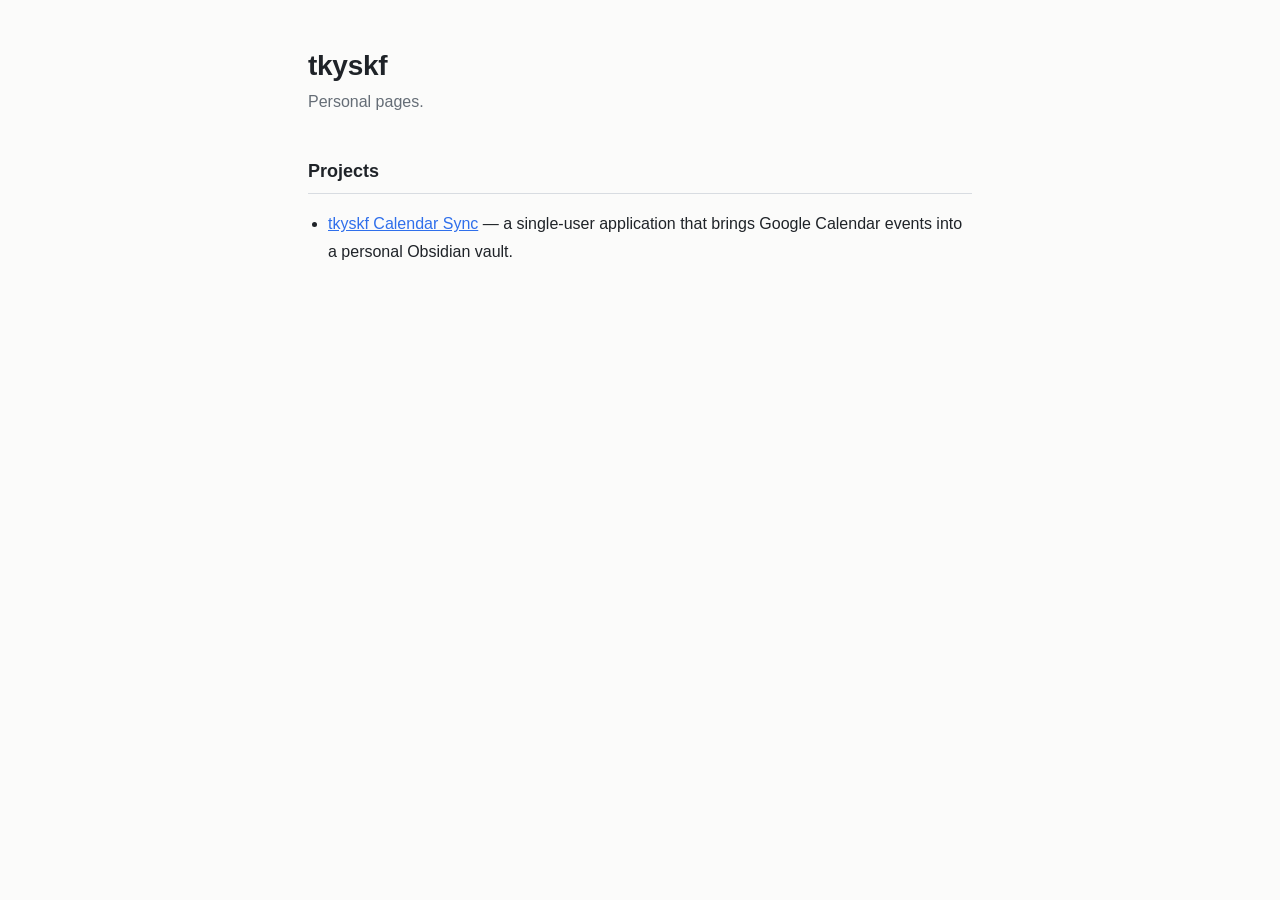
<file: index.html>
<!doctype html>
<html lang="ja">
<head>
<meta charset="utf-8">
<meta name="viewport" content="width=device-width, initial-scale=1">
<title>tkyskf</title>
<link rel="stylesheet" href="./calendar-sync/style.css">
</head>
<body>
<main>
  <h1>tkyskf</h1>
  <p class="lede">Personal pages.</p>
  <h2>Projects</h2>
  <ul>
    <li><a href="./calendar-sync/">tkyskf Calendar Sync</a> — a single-user application that brings Google Calendar events into a personal Obsidian vault.</li>
  </ul>
</main>
</body>
</html>
</file>
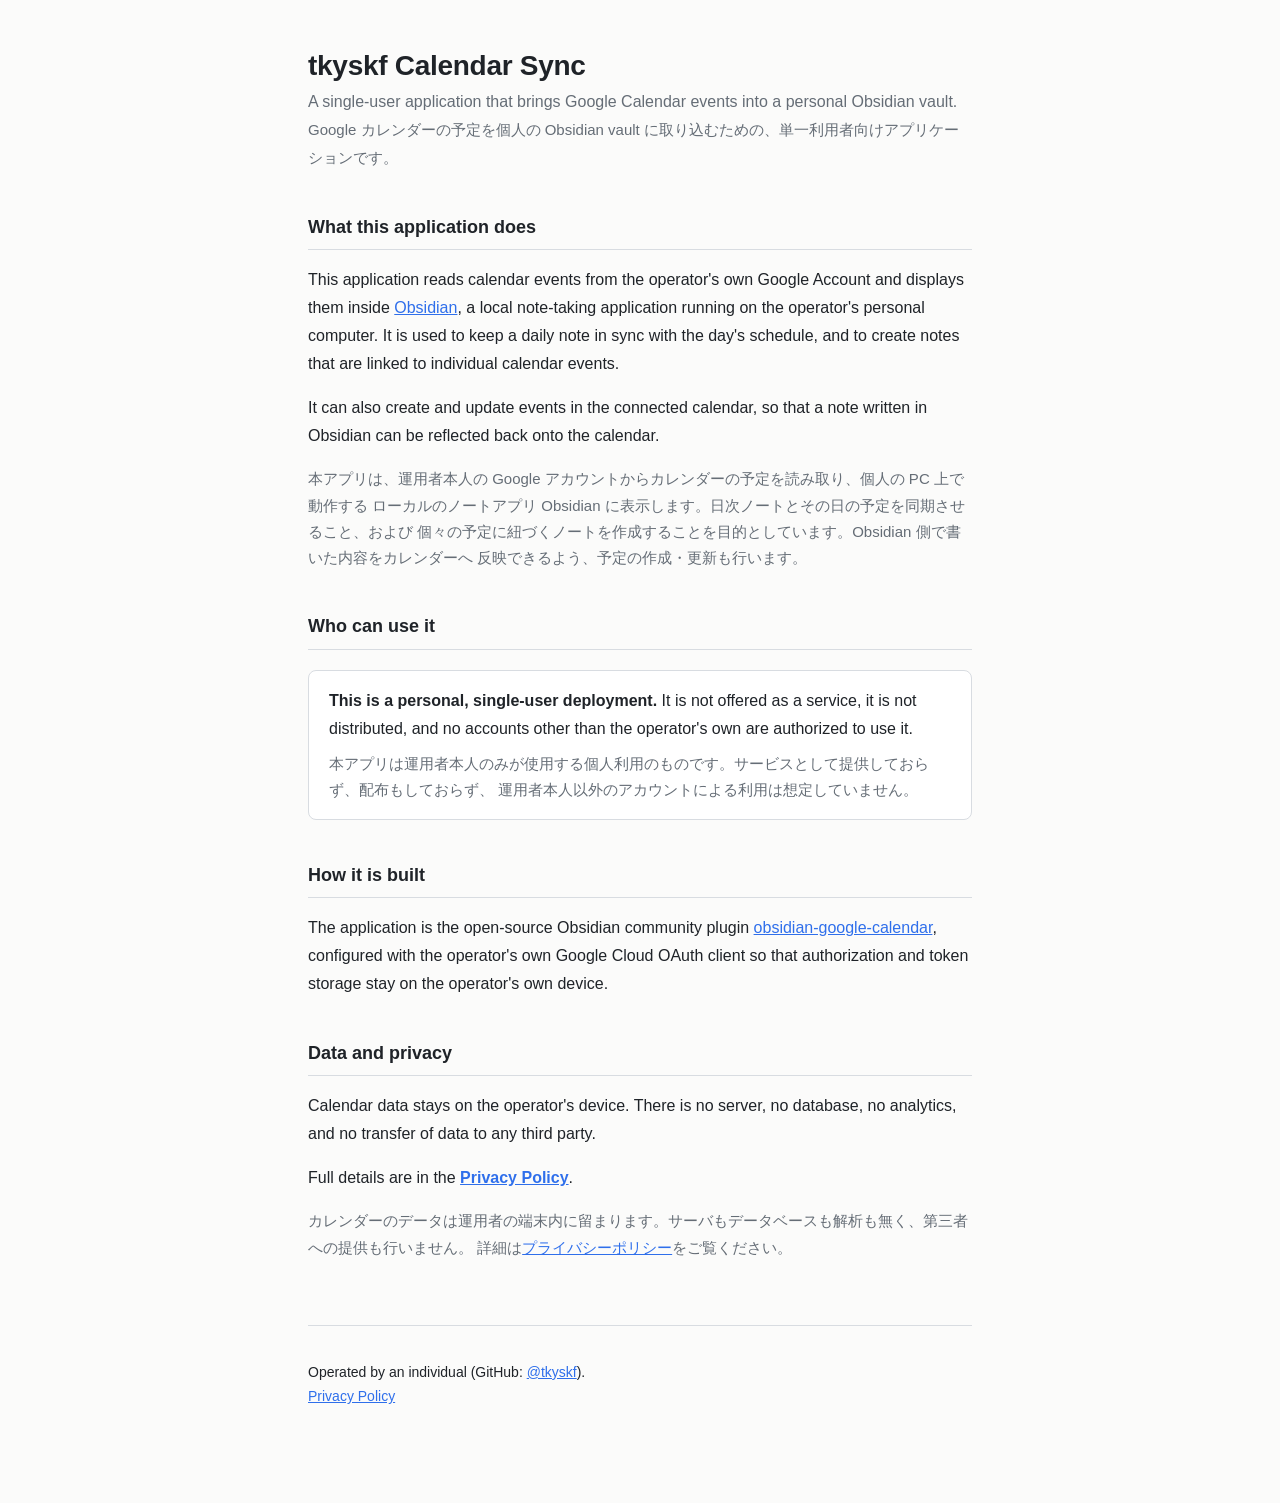
<file: calendar-sync/index.html>
<!doctype html>
<html lang="ja">
<head>
<meta charset="utf-8">
<meta name="viewport" content="width=device-width, initial-scale=1">
<title>tkyskf Calendar Sync</title>
<link rel="stylesheet" href="./style.css">
</head>
<body>
<main>

<h1>tkyskf Calendar Sync</h1>
<p class="lede">
  A single-user application that brings Google Calendar events into a personal Obsidian vault.<br>
  <span class="ja">Google カレンダーの予定を個人の Obsidian vault に取り込むための、単一利用者向けアプリケーションです。</span>
</p>

<h2>What this application does</h2>
<p>
  This application reads calendar events from the operator's own Google Account and displays them
  inside <a href="https://obsidian.md/" rel="noopener">Obsidian</a>, a local note-taking application
  running on the operator's personal computer. It is used to keep a daily note in sync with the
  day's schedule, and to create notes that are linked to individual calendar events.
</p>
<p>
  It can also create and update events in the connected calendar, so that a note written in Obsidian
  can be reflected back onto the calendar.
</p>
<p class="ja">
  本アプリは、運用者本人の Google アカウントからカレンダーの予定を読み取り、個人の PC 上で動作する
  ローカルのノートアプリ Obsidian に表示します。日次ノートとその日の予定を同期させること、および
  個々の予定に紐づくノートを作成することを目的としています。Obsidian 側で書いた内容をカレンダーへ
  反映できるよう、予定の作成・更新も行います。
</p>

<h2>Who can use it</h2>
<div class="card">
  <p style="margin:0">
    <strong>This is a personal, single-user deployment.</strong> It is not offered as a service,
    it is not distributed, and no accounts other than the operator's own are authorized to use it.
  </p>
  <p class="ja" style="margin:.5rem 0 0">
    本アプリは運用者本人のみが使用する個人利用のものです。サービスとして提供しておらず、配布もしておらず、
    運用者本人以外のアカウントによる利用は想定していません。
  </p>
</div>

<h2>How it is built</h2>
<p>
  The application is the open-source Obsidian community plugin
  <a href="https://github.com/YukiGasai/obsidian-google-calendar" rel="noopener">obsidian-google-calendar</a>,
  configured with the operator's own Google Cloud OAuth client so that authorization and token storage
  stay on the operator's own device.
</p>

<h2>Data and privacy</h2>
<p>
  Calendar data stays on the operator's device. There is no server, no database, no analytics,
  and no transfer of data to any third party.
</p>
<p>
  Full details are in the <a href="./privacy.html"><strong>Privacy Policy</strong></a>.
</p>
<p class="ja">
  カレンダーのデータは運用者の端末内に留まります。サーバもデータベースも解析も無く、第三者への提供も行いません。
  詳細は<a href="./privacy.html">プライバシーポリシー</a>をご覧ください。
</p>

<footer>
  <p>
    Operated by an individual (GitHub: <a href="https://github.com/tkyskf" rel="noopener">@tkyskf</a>).<br>
    <a href="./privacy.html">Privacy Policy</a>
  </p>
</footer>

</main>
</body>
</html>
</file>
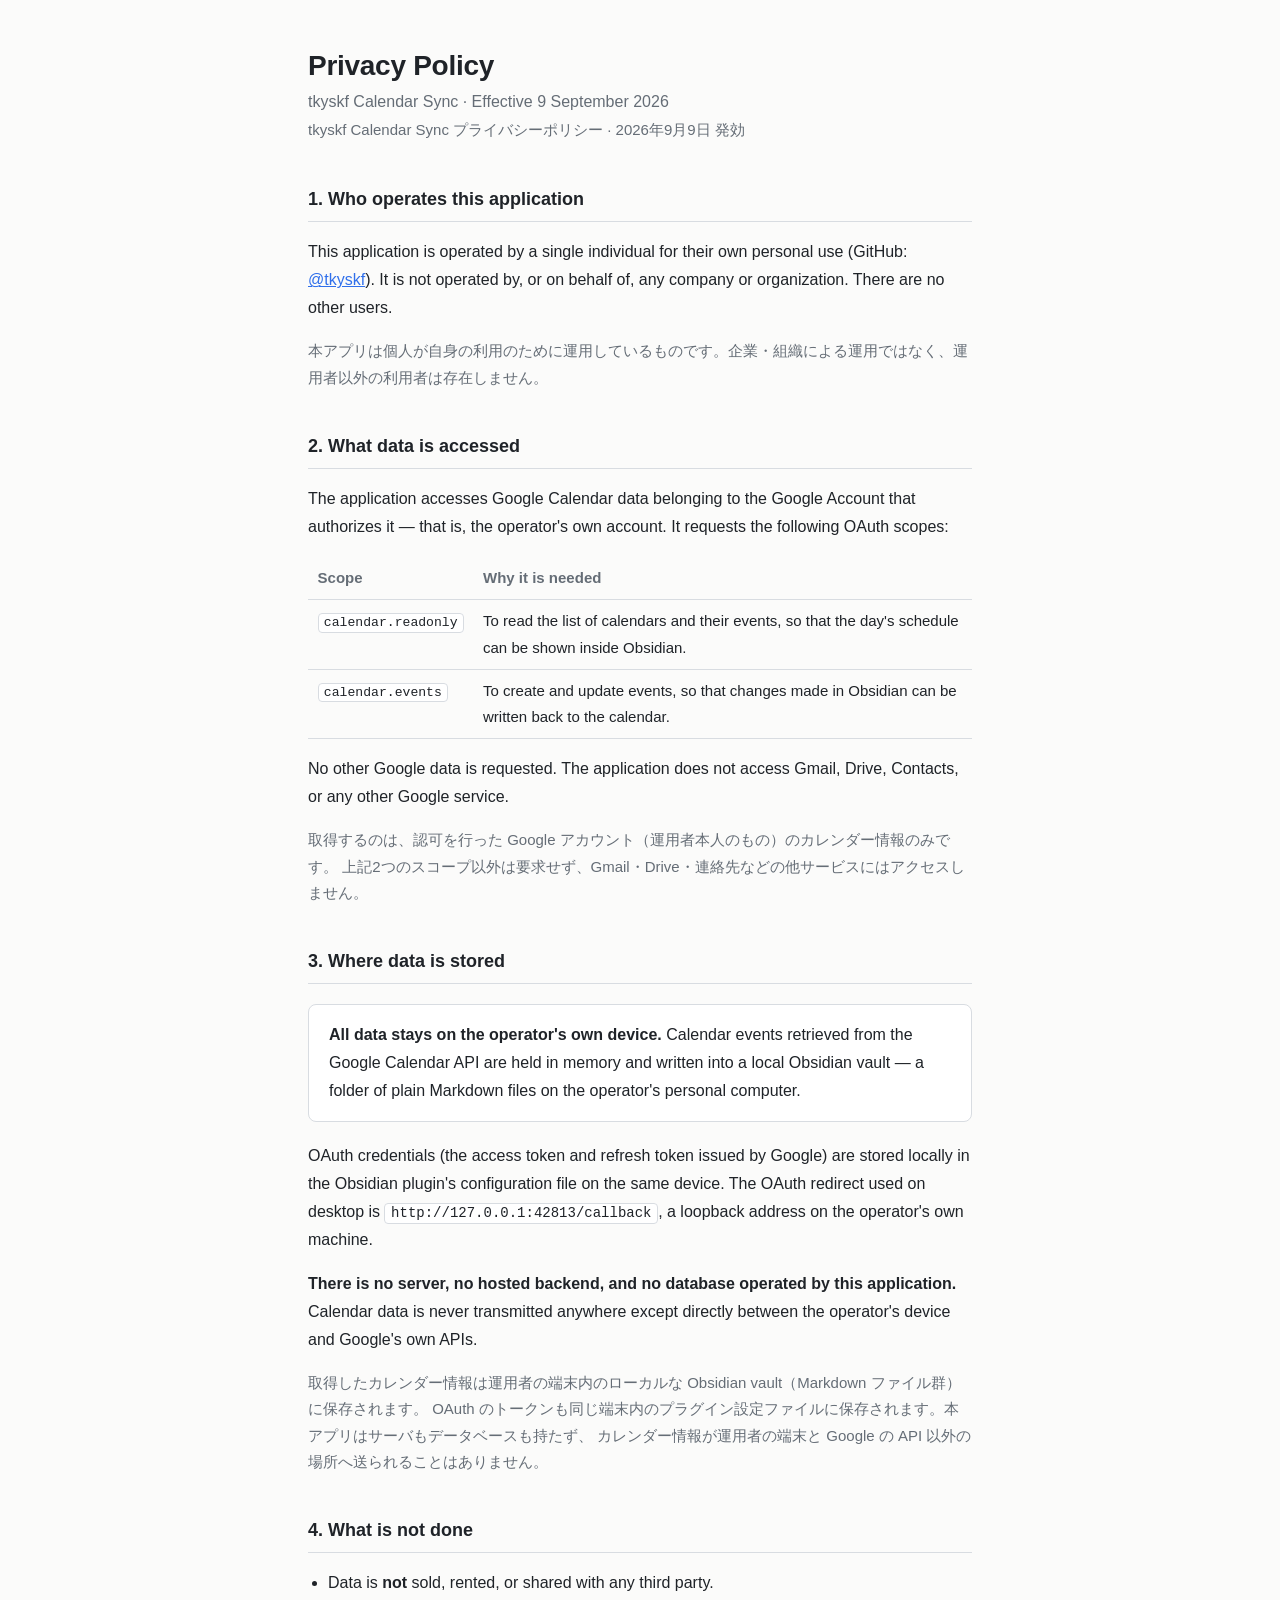
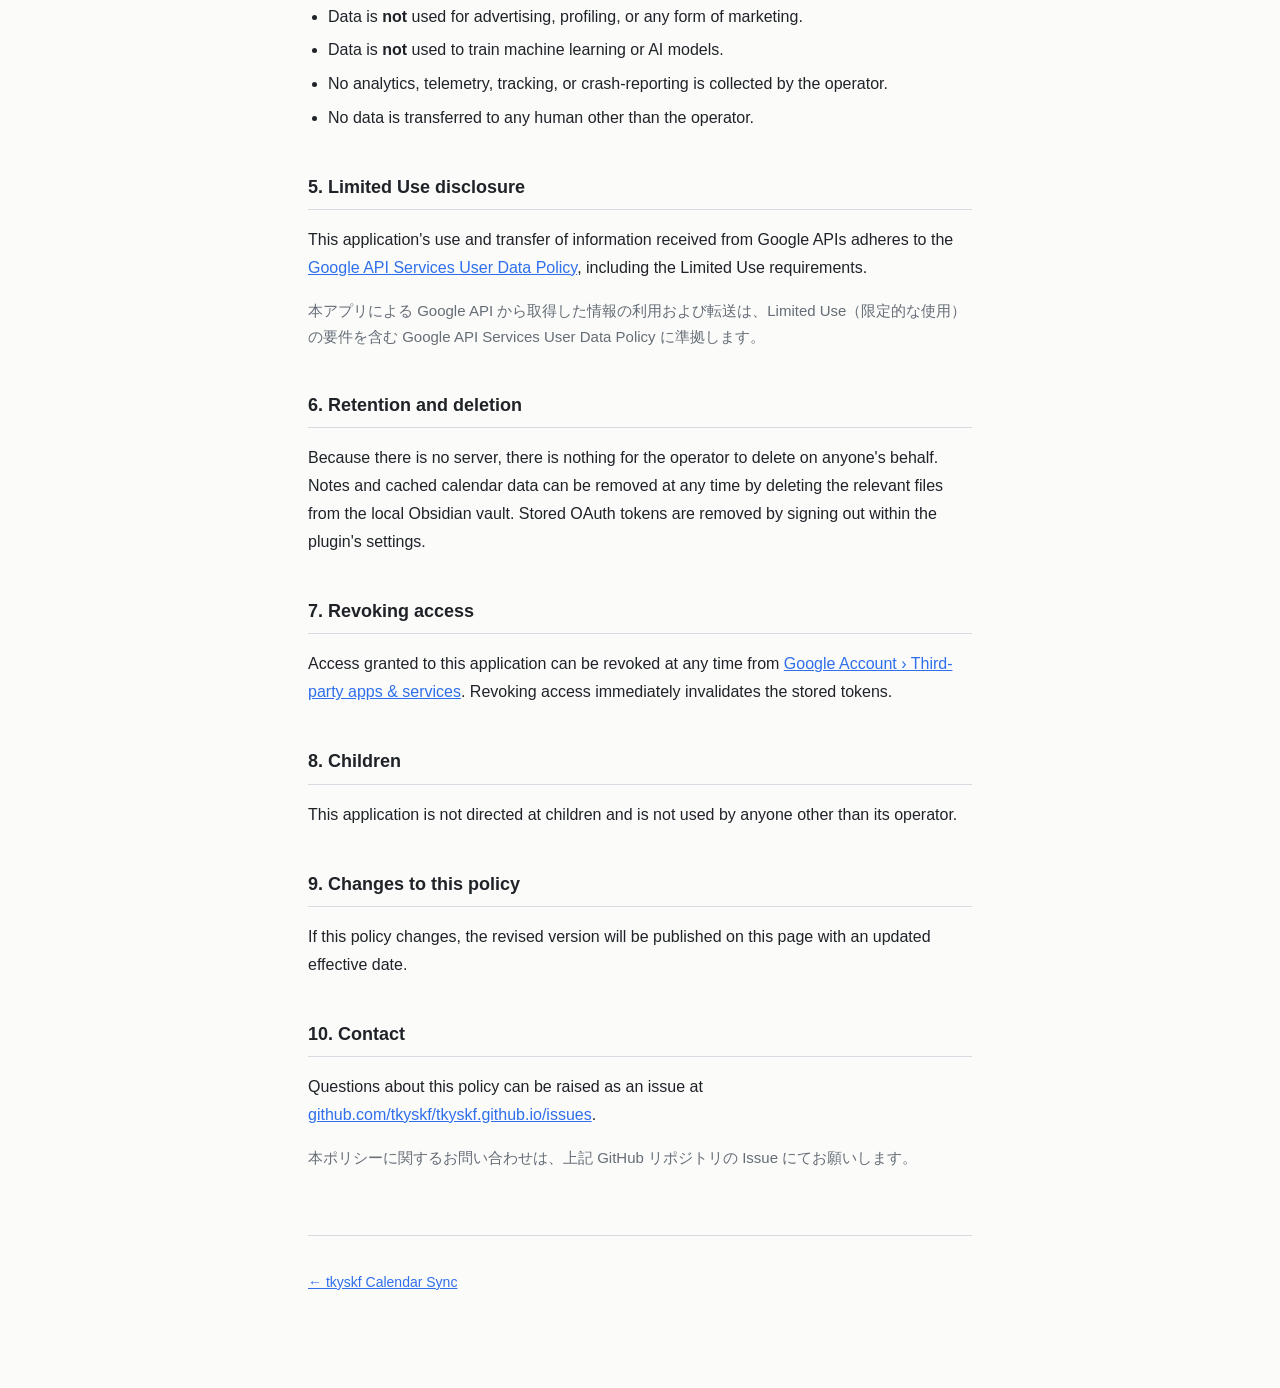
<file: privacy.html>
<!doctype html>
<html lang="ja">
<head>
<meta charset="utf-8">
<meta name="viewport" content="width=device-width, initial-scale=1">
<title>Privacy Policy — tkyskf Calendar Sync</title>
<link rel="stylesheet" href="./style.css">
</head>
<body>
<main>

<h1>Privacy Policy</h1>
<p class="lede">
  tkyskf Calendar Sync &middot; Effective 9 September 2026<br>
  <span class="ja">tkyskf Calendar Sync プライバシーポリシー &middot; 2026年9月9日 発効</span>
</p>

<h2>1. Who operates this application</h2>
<p>
  This application is operated by a single individual for their own personal use
  (GitHub: <a href="https://github.com/tkyskf" rel="noopener">@tkyskf</a>). It is not operated by,
  or on behalf of, any company or organization. There are no other users.
</p>
<p class="ja">
  本アプリは個人が自身の利用のために運用しているものです。企業・組織による運用ではなく、運用者以外の利用者は存在しません。
</p>

<h2>2. What data is accessed</h2>
<p>
  The application accesses Google Calendar data belonging to the Google Account that authorizes it —
  that is, the operator's own account. It requests the following OAuth scopes:
</p>
<table>
  <thead><tr><th>Scope</th><th>Why it is needed</th></tr></thead>
  <tbody>
    <tr>
      <td><code>calendar.readonly</code></td>
      <td>To read the list of calendars and their events, so that the day's schedule can be shown inside Obsidian.</td>
    </tr>
    <tr>
      <td><code>calendar.events</code></td>
      <td>To create and update events, so that changes made in Obsidian can be written back to the calendar.</td>
    </tr>
  </tbody>
</table>
<p>
  No other Google data is requested. The application does not access Gmail, Drive, Contacts, or any
  other Google service.
</p>
<p class="ja">
  取得するのは、認可を行った Google アカウント（運用者本人のもの）のカレンダー情報のみです。
  上記2つのスコープ以外は要求せず、Gmail・Drive・連絡先などの他サービスにはアクセスしません。
</p>

<h2>3. Where data is stored</h2>
<div class="card">
  <p style="margin:0">
    <strong>All data stays on the operator's own device.</strong> Calendar events retrieved from the
    Google Calendar API are held in memory and written into a local Obsidian vault — a folder of
    plain Markdown files on the operator's personal computer.
  </p>
</div>
<p>
  OAuth credentials (the access token and refresh token issued by Google) are stored locally in the
  Obsidian plugin's configuration file on the same device. The OAuth redirect used on desktop is
  <code>http://127.0.0.1:42813/callback</code>, a loopback address on the operator's own machine.
</p>
<p>
  <strong>There is no server, no hosted backend, and no database operated by this application.</strong>
  Calendar data is never transmitted anywhere except directly between the operator's device and
  Google's own APIs.
</p>
<p class="ja">
  取得したカレンダー情報は運用者の端末内のローカルな Obsidian vault（Markdown ファイル群）に保存されます。
  OAuth のトークンも同じ端末内のプラグイン設定ファイルに保存されます。本アプリはサーバもデータベースも持たず、
  カレンダー情報が運用者の端末と Google の API 以外の場所へ送られることはありません。
</p>

<h2>4. What is not done</h2>
<ul>
  <li>Data is <strong>not</strong> sold, rented, or shared with any third party.</li>
  <li>Data is <strong>not</strong> used for advertising, profiling, or any form of marketing.</li>
  <li>Data is <strong>not</strong> used to train machine learning or AI models.</li>
  <li>No analytics, telemetry, tracking, or crash-reporting is collected by the operator.</li>
  <li>No data is transferred to any human other than the operator.</li>
</ul>

<h2>5. Limited Use disclosure</h2>
<p>
  This application's use and transfer of information received from Google APIs adheres to the
  <a href="https://developers.google.com/terms/api-services-user-data-policy" rel="noopener">Google API Services User Data Policy</a>,
  including the Limited Use requirements.
</p>
<p class="ja">
  本アプリによる Google API から取得した情報の利用および転送は、Limited Use（限定的な使用）の要件を含む
  Google API Services User Data Policy に準拠します。
</p>

<h2>6. Retention and deletion</h2>
<p>
  Because there is no server, there is nothing for the operator to delete on anyone's behalf.
  Notes and cached calendar data can be removed at any time by deleting the relevant files from the
  local Obsidian vault. Stored OAuth tokens are removed by signing out within the plugin's settings.
</p>

<h2>7. Revoking access</h2>
<p>
  Access granted to this application can be revoked at any time from
  <a href="https://myaccount.google.com/permissions" rel="noopener">Google Account &rsaquo; Third-party apps &amp; services</a>.
  Revoking access immediately invalidates the stored tokens.
</p>

<h2>8. Children</h2>
<p>This application is not directed at children and is not used by anyone other than its operator.</p>

<h2>9. Changes to this policy</h2>
<p>
  If this policy changes, the revised version will be published on this page with an updated
  effective date.
</p>

<h2>10. Contact</h2>
<p>
  Questions about this policy can be raised as an issue at
  <a href="https://github.com/tkyskf/tkyskf.github.io/issues" rel="noopener">github.com/tkyskf/tkyskf.github.io/issues</a>.
</p>
<p class="ja">
  本ポリシーに関するお問い合わせは、上記 GitHub リポジトリの Issue にてお願いします。
</p>

<footer>
  <p><a href="./index.html">&larr; tkyskf Calendar Sync</a></p>
</footer>

</main>
</body>
</html>
</file>
<file: calendar-sync/style.css>
:root {
  --bg: #fbfbfa; --fg: #1f2328; --muted: #656d76; --line: #d8dce1; --accent: #2f6feb; --card: #ffffff;
}
@media (prefers-color-scheme: dark) {
  :root { --bg: #14161a; --fg: #e6e8eb; --muted: #9aa3ad; --line: #2b3038; --accent: #7aa7ff; --card: #1b1e24; }
}
* { box-sizing: border-box; }
body {
  margin: 0; background: var(--bg); color: var(--fg);
  font: 16px/1.75 -apple-system, BlinkMacSystemFont, "Hiragino Sans", "Noto Sans JP", "Segoe UI", sans-serif;
}
main { max-width: 44rem; margin: 0 auto; padding: 3rem 1.25rem 5rem; }
h1 { font-size: 1.75rem; line-height: 1.3; margin: 0 0 .25rem; letter-spacing: -.01em; }
h2 { font-size: 1.125rem; margin: 2.5rem 0 .75rem; padding-bottom: .35rem; border-bottom: 1px solid var(--line); }
h3 { font-size: 1rem; margin: 1.5rem 0 .5rem; }
p, li { color: var(--fg); }
.lede { color: var(--muted); margin: 0 0 2rem; }
a { color: var(--accent); }
code { background: var(--card); border: 1px solid var(--line); border-radius: 4px; padding: .1em .4em; font-size: .875em; }
ul { padding-left: 1.25rem; }
li { margin: .35rem 0; }
.card { background: var(--card); border: 1px solid var(--line); border-radius: 8px; padding: 1rem 1.25rem; margin: 1.25rem 0; }
.ja { color: var(--muted); font-size: .9375rem; }
footer { margin-top: 4rem; padding-top: 1.25rem; border-top: 1px solid var(--line); color: var(--muted); font-size: .875rem; }
table { border-collapse: collapse; width: 100%; margin: 1rem 0; font-size: .9375rem; }
th, td { text-align: left; padding: .5rem .6rem; border-bottom: 1px solid var(--line); vertical-align: top; }
th { color: var(--muted); font-weight: 600; }
</file>
<file: style.css>
:root {
  --bg: #fbfbfa; --fg: #1f2328; --muted: #656d76; --line: #d8dce1; --accent: #2f6feb; --card: #ffffff;
}
@media (prefers-color-scheme: dark) {
  :root { --bg: #14161a; --fg: #e6e8eb; --muted: #9aa3ad; --line: #2b3038; --accent: #7aa7ff; --card: #1b1e24; }
}
* { box-sizing: border-box; }
body {
  margin: 0; background: var(--bg); color: var(--fg);
  font: 16px/1.75 -apple-system, BlinkMacSystemFont, "Hiragino Sans", "Noto Sans JP", "Segoe UI", sans-serif;
}
main { max-width: 44rem; margin: 0 auto; padding: 3rem 1.25rem 5rem; }
h1 { font-size: 1.75rem; line-height: 1.3; margin: 0 0 .25rem; letter-spacing: -.01em; }
h2 { font-size: 1.125rem; margin: 2.5rem 0 .75rem; padding-bottom: .35rem; border-bottom: 1px solid var(--line); }
h3 { font-size: 1rem; margin: 1.5rem 0 .5rem; }
p, li { color: var(--fg); }
.lede { color: var(--muted); margin: 0 0 2rem; }
a { color: var(--accent); }
code { background: var(--card); border: 1px solid var(--line); border-radius: 4px; padding: .1em .4em; font-size: .875em; }
ul { padding-left: 1.25rem; }
li { margin: .35rem 0; }
.card { background: var(--card); border: 1px solid var(--line); border-radius: 8px; padding: 1rem 1.25rem; margin: 1.25rem 0; }
.ja { color: var(--muted); font-size: .9375rem; }
footer { margin-top: 4rem; padding-top: 1.25rem; border-top: 1px solid var(--line); color: var(--muted); font-size: .875rem; }
table { border-collapse: collapse; width: 100%; margin: 1rem 0; font-size: .9375rem; }
th, td { text-align: left; padding: .5rem .6rem; border-bottom: 1px solid var(--line); vertical-align: top; }
th { color: var(--muted); font-weight: 600; }
</file>
